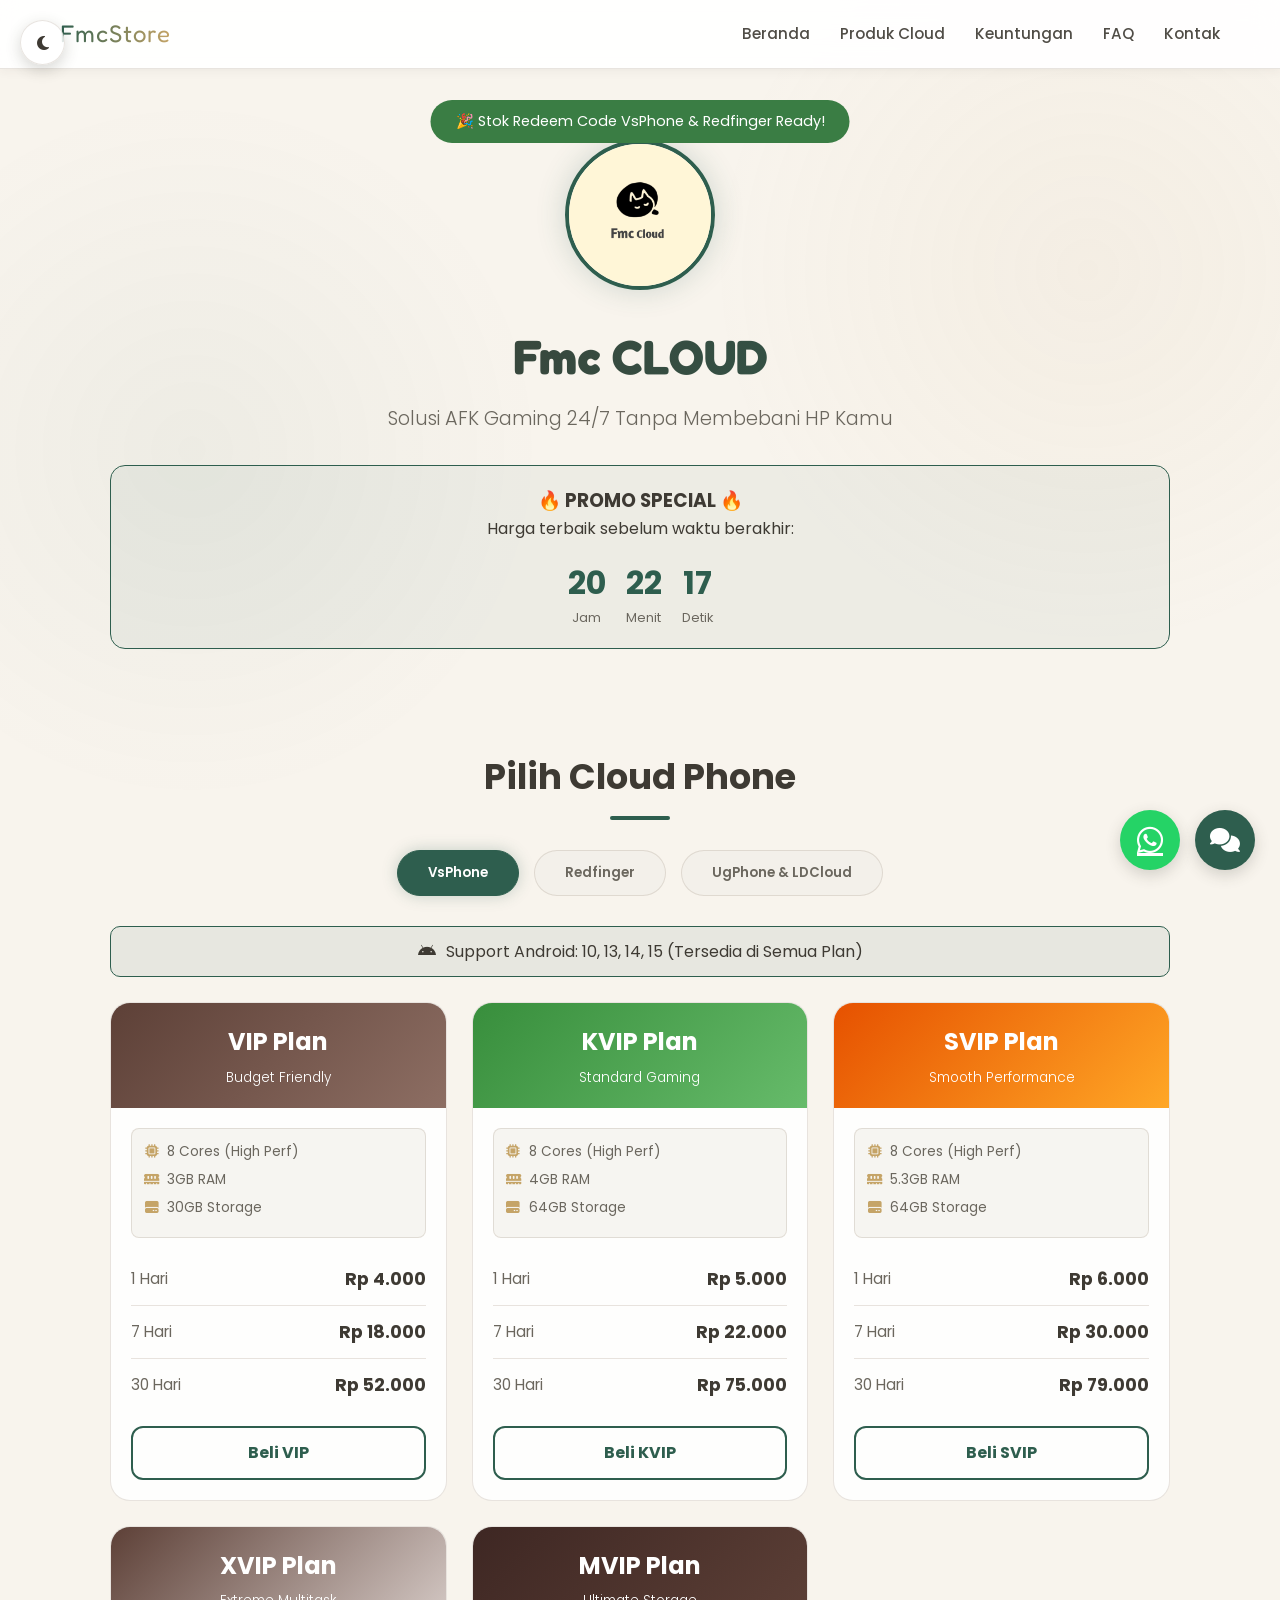
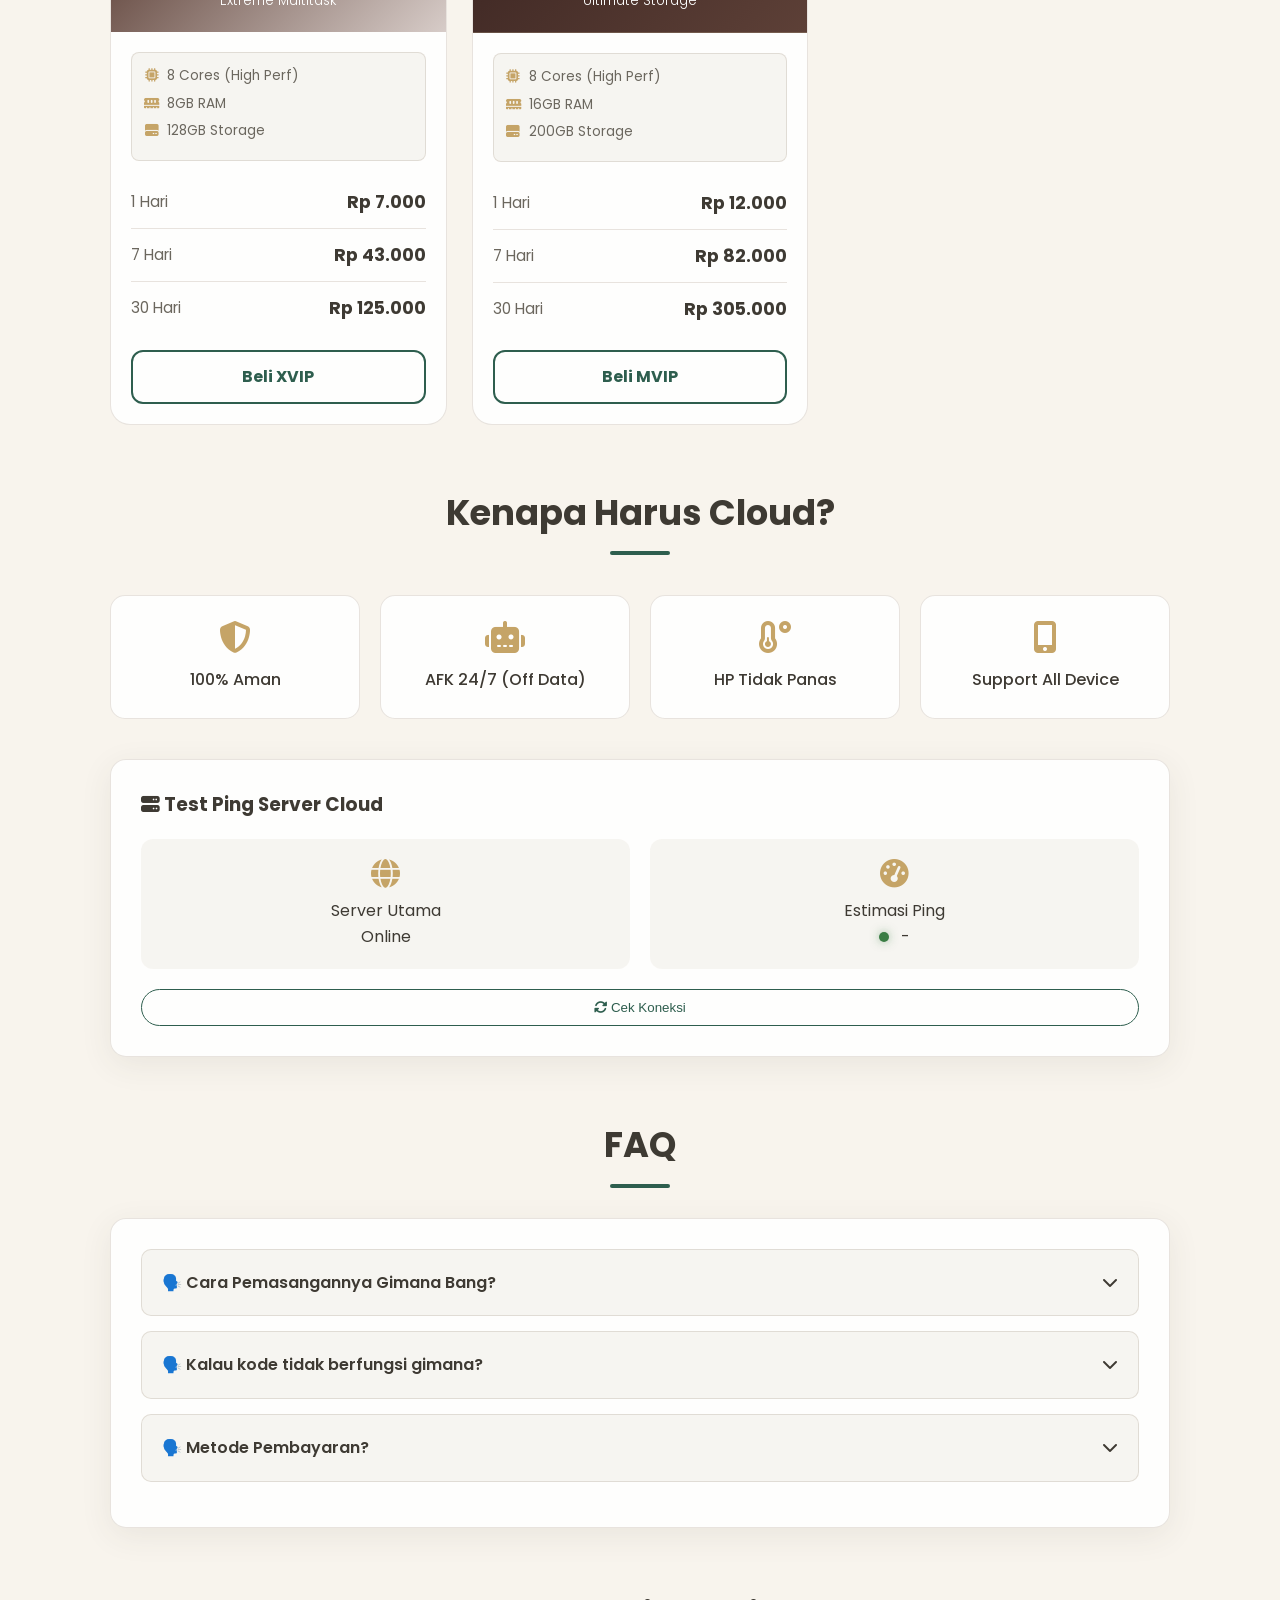
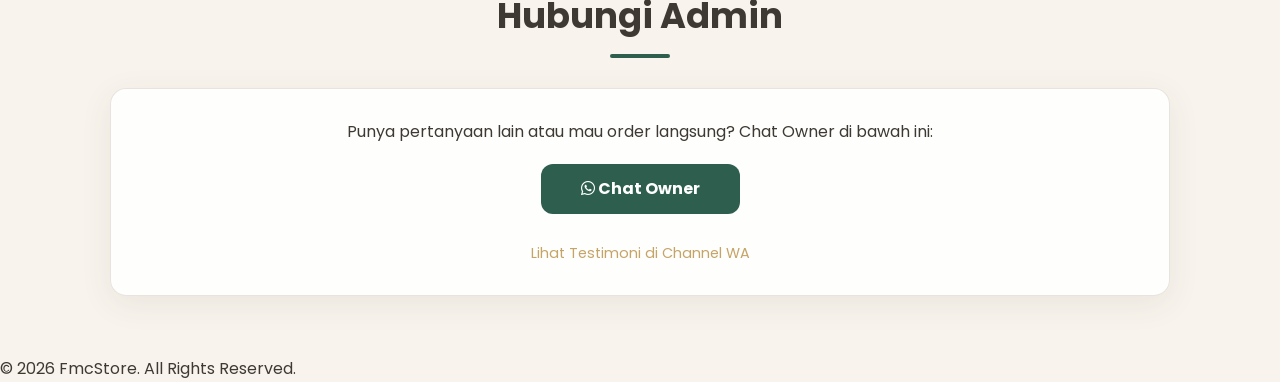
<file: index.html>
<!DOCTYPE html>
<html lang="id">
<head>
  <meta charset="UTF-8">
  <meta name="viewport" content="width=device-width, initial-scale=1.0">
  <title>FmcStore | Cloud Phone High Spec & AFK Solution</title>
  <meta name="description" content="Sewa Cloud Phone (VsPhone, Redfinger, UgPhone, LDCloud) untuk AFK Game 24/7. Spesifikasi Tinggi, Anti Panas, Aman.">
  <meta name="keywords" content="cloud phone, vsphone, redfinger, ugphone, ldcloud, afk ragnarok, sewa cloud, emulator android">
  <meta name="author" content="FmcStore">
  
  <!-- Font & Icons -->
  <link rel="stylesheet" href="https://cdnjs.cloudflare.com/ajax/libs/font-awesome/6.4.0/css/all.min.css">
  <link href="https://fonts.googleapis.com/css2?family=Poppins:wght@300;400;500;600;700&family=Fredoka+One&display=swap" rel="stylesheet">
  
  <!-- Link ke CSS -->
  <link rel="stylesheet" href="style.css">
</head>
<body>
  <div class="background-overlay"></div>
  
  <!-- Loading Screen -->
  <div class="loading">
    <div class="loader"></div>
  </div>

  <!-- Navigation Bar -->
  <nav class="navbar">
    <div class="nav-container">
      <div class="nav-logo">FmcStore</div>
      <ul class="nav-menu">
        <li><a href="#home" class="nav-link">Beranda</a></li>
        <li><a href="#products" class="nav-link">Produk Cloud</a></li>
        <li><a href="#benefits" class="nav-link">Keuntungan</a></li>
        <li><a href="#faq" class="nav-link">FAQ</a></li>
        <li><a href="#contact" class="nav-link">Kontak</a></li>
      </ul>
      <button class="mobile-menu-btn" id="mobileMenuBtn">
        <i class="fas fa-bars"></i>
      </button>
    </div>
  </nav>

  <!-- Theme Toggle -->
  <div class="theme-toggle" id="themeToggle">
    <i class="fas fa-moon"></i>
  </div>

  <!-- Notification Banner -->
  <div class="notification" id="notification">
    🎉 Stok Redeem Code VsPhone & Redfinger Ready!
  </div>

  <div class="container">
    <!-- Hero Section -->
    <header class="header fade-in" id="home">
      <div class="logo-container">
        <img src="asset/icon.jpg" alt="FmcStore Logo" loading="lazy">
      </div>
      <h1>Fmc CLOUD</h1>
      <p class="tagline">Solusi AFK Gaming 24/7 Tanpa Membebani HP Kamu</p>
      
      <!-- Promo Countdown -->
      <div class="promo-section fade-in">
        <h3>🔥 PROMO SPECIAL 🔥</h3>
        <p>Harga terbaik sebelum waktu berakhir:</p>
        <div class="countdown" id="countdown">
          <div class="countdown-item">
            <div class="countdown-number" id="hours">00</div>
            <div class="countdown-label">Jam</div>
          </div>
          <div class="countdown-item">
            <div class="countdown-number" id="minutes">00</div>
            <div class="countdown-label">Menit</div>
          </div>
          <div class="countdown-item">
            <div class="countdown-number" id="seconds">00</div>
            <div class="countdown-label">Detik</div>
          </div>
        </div>
      </div>
    </header>

    <!-- PRICING SECTION (TABS SYSTEM) -->
    <h2 class="fade-in" id="products">Pilih Cloud Phone</h2>

    <!-- Tab Buttons -->
    <div class="tabs-container fade-in">
      <button class="tab-btn active" onclick="openTab(event, 'vsphone')">VsPhone</button>
      <button class="tab-btn" onclick="openTab(event, 'redfinger')">Redfinger</button>
      <button class="tab-btn" onclick="openTab(event, 'other')">UgPhone & LDCloud</button>
    </div>

    <!-- 1. Tab Content: VsPhone -->
    <div id="vsphone" class="tab-content active fade-in">
      
      <!-- Global Note for VsPhone -->
      <div class="info-banner">
        <i class="fab fa-android"></i> 
        <span>Support Android: 10, 13, 14, 15 (Tersedia di Semua Plan)</span>
      </div>

      <div class="plans-grid">
        
        <!-- VsPhone VIP -->
        <div class="plan-card">
          <div class="plan-header color-1">
            <h3>VIP Plan</h3>
            <p>Budget Friendly</p>
          </div>
          <div class="plan-body">
            <!-- SPESIFIKASI -->
            <div class="specs-box">
              <div class="spec-item"><i class="fas fa-microchip"></i> 8 Cores (High Perf)</div>
              <div class="spec-item"><i class="fas fa-memory"></i> 3GB RAM</div>
              <div class="spec-item"><i class="fas fa-hdd"></i> 30GB Storage</div>
            </div>

            <div class="price-row">
              <span class="duration">1 Hari</span>
              <span class="price">Rp 4.000</span>
            </div>
            <div class="price-row">
              <span class="duration">7 Hari</span>
              <span class="price">Rp 18.000</span>
            </div>
            <div class="price-row">
              <span class="duration">30 Hari</span>
              <span class="price">Rp 52.000</span>
            </div>
            <a href="https://wa.me/6288708644467?text=Halo%20Admin,%20Saya%20mau%20beli%20VsPhone%20VIP" class="btn-buy">Beli VIP</a>
          </div>
        </div>

        <!-- VsPhone KVIP -->
        <div class="plan-card">
          <div class="plan-header color-2">
            <h3>KVIP Plan</h3>
            <p>Standard Gaming</p>
          </div>
          <div class="plan-body">
            <div class="specs-box">
              <div class="spec-item"><i class="fas fa-microchip"></i> 8 Cores (High Perf)</div>
              <div class="spec-item"><i class="fas fa-memory"></i> 4GB RAM</div>
              <div class="spec-item"><i class="fas fa-hdd"></i> 64GB Storage</div>
            </div>

            <div class="price-row">
              <span class="duration">1 Hari</span>
              <span class="price">Rp 5.000</span>
            </div>
            <div class="price-row">
              <span class="duration">7 Hari</span>
              <span class="price">Rp 22.000</span>
            </div>
            <div class="price-row">
              <span class="duration">30 Hari</span>
              <span class="price">Rp 75.000</span>
            </div>
            <a href="https://wa.me/6288708644467?text=Halo%20Admin,%20Saya%20mau%20beli%20VsPhone%20KVIP" class="btn-buy">Beli KVIP</a>
          </div>
        </div>

        <!-- VsPhone SVIP -->
        <div class="plan-card">
          <div class="plan-header color-3">
            <h3>SVIP Plan</h3>
            <p>Smooth Performance</p>
          </div>
          <div class="plan-body">
            <div class="specs-box">
              <div class="spec-item"><i class="fas fa-microchip"></i> 8 Cores (High Perf)</div>
              <div class="spec-item"><i class="fas fa-memory"></i> 5.3GB RAM</div>
              <div class="spec-item"><i class="fas fa-hdd"></i> 64GB Storage</div>
            </div>

            <div class="price-row">
              <span class="duration">1 Hari</span>
              <span class="price">Rp 6.000</span>
            </div>
            <div class="price-row">
              <span class="duration">7 Hari</span>
              <span class="price">Rp 30.000</span>
            </div>
            <div class="price-row">
              <span class="duration">30 Hari</span>
              <span class="price">Rp 79.000</span>
            </div>
            <a href="https://wa.me/6288708644467?text=Halo%20Admin,%20Saya%20mau%20beli%20VsPhone%20SVIP" class="btn-buy">Beli SVIP</a>
          </div>
        </div>

        <!-- VsPhone XVIP -->
        <div class="plan-card">
          <div class="plan-header color-4">
            <h3>XVIP Plan</h3>
            <p>Extreme Multitask</p>
          </div>
          <div class="plan-body">
            <div class="specs-box">
              <div class="spec-item"><i class="fas fa-microchip"></i> 8 Cores (High Perf)</div>
              <div class="spec-item"><i class="fas fa-memory"></i> 8GB RAM</div>
              <div class="spec-item"><i class="fas fa-hdd"></i> 128GB Storage</div>
            </div>

            <div class="price-row">
              <span class="duration">1 Hari</span>
              <span class="price">Rp 7.000</span>
            </div>
            <div class="price-row">
              <span class="duration">7 Hari</span>
              <span class="price">Rp 43.000</span>
            </div>
            <div class="price-row">
              <span class="duration">30 Hari</span>
              <span class="price">Rp 125.000</span>
            </div>
            <a href="https://wa.me/6288708644467?text=Halo%20Admin,%20Saya%20mau%20beli%20VsPhone%20XVIP" class="btn-buy">Beli XVIP</a>
          </div>
        </div>

        <!-- VsPhone MVIP -->
        <div class="plan-card">
          <div class="plan-header color-mvip">
            <h3>MVIP Plan</h3>
            <p>Ultimate Storage</p>
          </div>
          <div class="plan-body">
            <div class="specs-box">
              <div class="spec-item"><i class="fas fa-microchip"></i> 8 Cores (High Perf)</div>
              <div class="spec-item"><i class="fas fa-memory"></i> 16GB RAM</div>
              <div class="spec-item"><i class="fas fa-hdd"></i> 200GB Storage</div>
            </div>

            <div class="price-row">
              <span class="duration">1 Hari</span>
              <span class="price">Rp 12.000</span>
            </div>
            <div class="price-row">
              <span class="duration">7 Hari</span>
              <span class="price">Rp 82.000</span>
            </div>
            <div class="price-row">
              <span class="duration">30 Hari</span>
              <span class="price">Rp 305.000</span>
            </div>
            <a href="https://wa.me/6288708644467?text=Halo%20Admin,%20Saya%20mau%20beli%20VsPhone%20MVIP" class="btn-buy">Beli MVIP</a>
          </div>
        </div>

      </div>
    </div>

    <!-- 2. Tab Content: Redfinger -->
    <div id="redfinger" class="tab-content fade-in">
      <div class="banner-sultan">
        <i class="fas fa-crown"></i> REDFINGER OFFICIAL - QUALCOMM CPU
      </div>
      <div class="plans-grid">
        
        <!-- Redfinger VIP -->
        <div class="plan-card">
          <div class="plan-header color-red">
            <h3>VIP Plan</h3>
            <div class="android-badge">Android: 8.1, 10, 12</div>
          </div>
          <div class="plan-body">
            <div class="specs-box">
               <div class="spec-item"><i class="fas fa-microchip"></i> Qualcomm 8 Cores</div>
               <div class="spec-item"><i class="fas fa-memory"></i> 4GB RAM</div>
               <div class="spec-item"><i class="fas fa-hdd"></i> 64GB Storage</div>
            </div>
            <div class="price-row">
              <span class="duration">7 Hari</span>
              <span class="price">Rp 21.000</span>
            </div>
            <div class="price-row">
              <span class="duration">30 Hari</span>
              <span class="price">Rp 63.000</span>
            </div>
            <a href="https://wa.me/6288708644467?text=Halo%20Admin,%20Saya%20mau%20beli%20Redfinger%20VIP" class="btn-buy">Order VIP</a>
          </div>
        </div>

        <!-- Redfinger KVIP -->
        <div class="plan-card">
          <div class="plan-header color-red">
            <h3>KVIP Plan</h3>
            <div class="android-badge">Android: 10, 12</div>
          </div>
          <div class="plan-body">
            <div class="specs-box">
               <div class="spec-item"><i class="fas fa-microchip"></i> Qualcomm 8 Cores</div>
               <div class="spec-item"><i class="fas fa-memory"></i> 6GB RAM</div>
               <div class="spec-item"><i class="fas fa-hdd"></i> 80GB Storage</div>
            </div>
            <div class="price-row">
              <span class="duration">7 Hari</span>
              <span class="price">Rp 37.000</span>
            </div>
            <div class="price-row">
              <span class="duration">30 Hari</span>
              <span class="price">Rp 102.000</span>
            </div>
            <a href="https://wa.me/6288708644467?text=Halo%20Admin,%20Saya%20mau%20beli%20Redfinger%20KVIP" class="btn-buy">Order KVIP</a>
          </div>
        </div>

        <!-- Redfinger SVIP -->
        <div class="plan-card">
          <div class="plan-header color-gold">
            <h3>SVIP Plan</h3>
            <div class="android-badge">Android: 10, 12</div>
          </div>
          <div class="plan-body">
            <div class="specs-box">
               <div class="spec-item"><i class="fas fa-microchip"></i> Qualcomm 8 Cores</div>
               <div class="spec-item"><i class="fas fa-memory"></i> 8GB RAM</div>
               <div class="spec-item"><i class="fas fa-hdd"></i> 128GB Storage</div>
            </div>
            <div class="price-row">
              <span class="duration">7 Hari</span>
              <span class="price">Rp 45.000</span>
            </div>
            <div class="price-row">
              <span class="duration">30 Hari</span>
              <span class="price">Rp 134.000</span>
            </div>
            <a href="https://wa.me/6288708644467?text=Halo%20Admin,%20Saya%20mau%20beli%20Redfinger%20SVIP" class="btn-buy">Order SVIP</a>
          </div>
        </div>

        <!-- Redfinger XVIP -->
        <div class="plan-card">
          <div class="plan-header color-gold">
            <h3>XVIP Plan</h3>
            <div class="android-badge">Android: 10, 12</div>
          </div>
          <div class="plan-body">
            <div class="specs-box">
               <div class="spec-item"><i class="fas fa-microchip"></i> Qualcomm 8 Cores</div>
               <div class="spec-item"><i class="fas fa-memory"></i> 16GB RAM</div>
               <div class="spec-item"><i class="fas fa-hdd"></i> 256GB Storage</div>
            </div>
            <div class="price-row">
              <span class="duration">7 Hari</span>
              <span class="price">Rp 106.000</span>
            </div>
            <div class="price-row">
              <span class="duration">30 Hari</span>
              <span class="price">Rp 316.000</span>
            </div>
            <a href="https://wa.me/6288708644467?text=Halo%20Admin,%20Saya%20mau%20beli%20Redfinger%20XVIP" class="btn-buy">Order XVIP</a>
          </div>
        </div>

      </div>
    </div>

    <!-- 3. Tab Content: UgPhone & LDCloud -->
    <div id="other" class="tab-content fade-in">
      <div class="plans-grid">
        <!-- UgPhone -->
        <div class="plan-card">
          <div class="plan-header color-purple">
            <h3>UgPhone</h3>
            <p>Singapore Server</p>
          </div>
          <div class="plan-body">
            <div class="specs-box">
              <div class="spec-item"><i class="fas fa-server"></i> Low Latency (SG)</div>
              <div class="spec-item"><i class="fab fa-android"></i> Android 10</div>
            </div>
            <div class="price-row">
              <span class="duration">GVIP (90 Hari)</span>
              <span class="price">Rp 394.000</span>
            </div>
            <div class="price-row">
              <span class="duration">UVIP (180 Hari)</span>
              <span class="price">Rp 599.000</span>
            </div>
            <a href="https://wa.me/6288708644467?text=Halo%20Admin,%20Saya%20mau%20beli%20UgPhone" class="btn-buy">Beli UgPhone</a>
          </div>
        </div>

        <!-- LDCloud -->
        <div class="plan-card">
          <div class="plan-header color-blue">
            <h3>LDCloud</h3>
            <p>Premium Cloud</p>
          </div>
          <div class="plan-body">
            <div class="specs-box">
              <div class="spec-item"><i class="fas fa-cloud"></i> High Quality</div>
              <div class="spec-item"><i class="fas fa-gamepad"></i> Gaming Focus</div>
            </div>
            <div class="price-row">
              <span class="duration">QVIP (7 Hari)</span>
              <span class="price">Rp 165.000</span>
            </div>
            <div class="price-row">
              <span class="duration">KVIP (30 Hari)</span>
              <span class="price">Rp 215.000</span>
            </div>
             <div class="price-row">
              <span class="duration">Wallet $10</span>
              <span class="price">Ready</span>
            </div>
            <a href="https://wa.me/6288708644467?text=Halo%20Admin,%20Saya%20mau%20beli%20LDCloud" class="btn-buy">Beli LDCloud</a>
          </div>
        </div>
      </div>
    </div>

    <!-- Benefits Section -->
    <h2 class="fade-in" id="benefits">Kenapa Harus Cloud?</h2>
    <div class="stats fade-in">
      <div class="stat-card">
        <div class="stat-icon"><i class="fas fa-shield-alt" style="font-size: 2rem; color: var(--accent);"></i></div>
        <div class="stat-label">100% Aman</div>
      </div>
      <div class="stat-card">
        <div class="stat-icon"><i class="fas fa-robot" style="font-size: 2rem; color: var(--accent);"></i></div>
        <div class="stat-label">AFK 24/7 (Off Data)</div>
      </div>
      <div class="stat-card">
        <div class="stat-icon"><i class="fas fa-temperature-low" style="font-size: 2rem; color: var(--accent);"></i></div>
        <div class="stat-label">HP Tidak Panas</div>
      </div>
      <div class="stat-card">
        <div class="stat-icon"><i class="fas fa-mobile-alt" style="font-size: 2rem; color: var(--accent);"></i></div>
        <div class="stat-label">Support All Device</div>
      </div>
    </div>

    <!-- Connection Checker -->
    <div class="connection-section fade-in">
      <h3><i class="fas fa-server"></i> Test Ping Server Cloud</h3>
      <div class="connection-container">
        <div class="connection-card">
          <div class="connection-icon"><i class="fas fa-globe"></i></div>
          <div class="connection-status">Server Utama</div>
          <div class="connection-value status-online" id="website-status">Online</div>
        </div>
        <div class="connection-card">
          <div class="connection-icon"><i class="fas fa-tachometer-alt"></i></div>
          <div class="connection-status">Estimasi Ping</div>
          <div class="connection-value" id="ping-value">
            <span class="ping-indicator ping-excellent" id="ping-indicator"></span>
            <span id="ping-ms">-</span>
          </div>
        </div>
      </div>
      <button class="check-connection-btn" id="checkConnectionBtn">
        <i class="fas fa-sync-alt"></i> Cek Koneksi
      </button>
    </div>

    <!-- FAQ Section -->
    <h2 class="fade-in" id="faq">FAQ</h2>
    <div class="faq-section">
      <div class="faq-container">
        <div class="faq-item fade-in">
          <div class="faq-question">
            🗣️ Cara Pemasangannya Gimana Bang?
            <span class="faq-toggle"><i class="fas fa-chevron-down"></i></span>
          </div>
          <div class="faq-answer">
            👤: Bakal di kasih tau cara pemasangannya sampai benar-benar paham dan bisa digunakan.
          </div>
        </div>
        <div class="faq-item fade-in">
          <div class="faq-question">
            🗣️ Kalau kode tidak berfungsi gimana?
            <span class="faq-toggle"><i class="fas fa-chevron-down"></i></span>
          </div>
          <div class="faq-answer">
            👤: Kami akan memberikan kode baru yang berfungsi tanpa biaya tambahan (Garansi).
          </div>
        </div>
        <div class="faq-item fade-in">
          <div class="faq-question">
             🗣️ Metode Pembayaran?
            <span class="faq-toggle"><i class="fas fa-chevron-down"></i></span>
          </div>
          <div class="faq-answer">
            👤: Pembayaran support Dana, Gopay, dan QRIS.
          </div>
        </div>
      </div>
    </div>

    <!-- Contact & Footer Info -->
    <h2 class="fade-in" id="contact">Hubungi Admin</h2>
    <div class="contact fade-in" style="text-align: center;">
        <p style="margin-bottom: 20px;">Punya pertanyaan lain atau mau order langsung? Chat Owner di bawah ini:</p>
        <a href="https://wa.me/6288708644467" class="btn-click" style="width: auto; padding: 12px 40px;"><i class="fab fa-whatsapp"></i> Chat Owner</a>
        <br><br>
        <a href="https://whatsapp.com/channel/0029Vask91SGzzKPttzTR30E" style="color: var(--accent); text-decoration: none; font-size: 0.9rem;">Lihat Testimoni di Channel WA</a>
    </div>

  </div>

  <!-- Widgets -->
  <div class="live-chat-widget" id="liveChatWidget">
    <div class="chat-header">
      <h4>Fmc Cloud Support</h4>
      <button class="chat-close" id="chatClose"><i class="fas fa-times"></i></button>
    </div>
    <div class="chat-body" id="chatBody">
      <div class="chat-message">
        <div class="chat-avatar">CS</div>
        <div class="chat-text">Halo! Ada yang bisa dibantu tentang Cloud Phone?</div>
      </div>
    </div>
    <div class="chat-input">
      <input type="text" id="chatInput" placeholder="Ketik pesan...">
      <button id="chatSend"><i class="fas fa-paper-plane"></i></button>
    </div>
  </div>

  <div class="chat-toggle" id="chatToggle">
    <i class="fas fa-comments"></i>
  </div>

  <a href="https://wa.me/6288708644467" class="whatsapp-float" target="_blank">
    <i class="fab fa-whatsapp"></i>
  </a>

  <div class="back-to-top" id="backToTop">
    <i class="fas fa-arrow-up"></i>
  </div>

  <footer class="footer">
    <p>&copy; <span id="displayYear"></span> FmcStore. All Rights Reserved.</p>
  </footer>

  <script src="script.js"></script>
</body>
              </html>
</file>
<file: style.css>
:root {
  /* 🎨 Cream Theme — Preserved Structure */
  --primary: #2E5E4E;         /* Forest Green — aksen utama */
  --secondary: #3A6B5F;       /* Slightly lighter green */
  --accent: #C5A467;          /* Warm Gold — untuk highlight & badge */
  
  --text-main: #3E3A33;       /* Charcoal Brown — teks utama (bukan putih/hitam) */
  --text-muted: #6B675E;      /* Warm Grey — subtitle, specs */
  
  --dark: #F8F4ED;            /* Soft Cream — background utama */
  --darker: #F1EEE9;          /* Slightly darker cream — untuk depth */
  
  /* Glassmorphism tetap ada, tapi hangat & transparan */
  --card-bg: rgba(255, 255, 255, 0.85); /* putih transparan + krem */
  --card-border: rgba(139, 122, 102, 0.2); /* warm beige border */

  --success: #3A7D44;         /* Deep green (online) */
  --danger: #C24A4A;          /* Soft terracotta red (offline) */
  
  --shadow: 0 8px 32px rgba(62, 58, 51, 0.08);
  --transition: all 0.3s ease;
}

/* LIGHT MODE — opsional, tapi konsisten */
body.light-mode {
  --primary: #2E5E4E;
  --secondary: #3A6B5F;
  --dark: #F8F4ED;
  --darker: #F1EEE9;
  --text-main: #3E3A33;
  --text-muted: #6B675E;
  --card-bg: rgba(255, 255, 255, 0.92);
  --card-border: rgba(139, 122, 102, 0.25);
}

* {
  margin: 0;
  padding: 0;
  box-sizing: border-box;
}

html {
  scroll-behavior: smooth;
}

body {
  font-family: 'Poppins', sans-serif;
  color: var(--text-main);
  background: var(--dark);
  line-height: 1.6;
  min-height: 100vh;
  overflow-x: hidden;
}

/* --- BACKGROUND OVERLAY (warm subtle glow) --- */
.background-overlay {
  position: fixed;
  top: 0;
  left: 0;
  width: 100%;
  height: 100%;
  background: 
    radial-gradient(circle at 15% 50%, rgba(46, 94, 78, 0.05), transparent 30%),
    radial-gradient(circle at 85% 30%, rgba(197, 164, 103, 0.07), transparent 30%);
  z-index: -1;
  pointer-events: none;
}

/* --- NAVBAR (glass + warm border) --- */
.navbar {
  position: fixed;
  top: 0;
  width: 100%;
  background: rgba(255, 255, 255, 0.92);
  backdrop-filter: blur(12px);
  z-index: 1000;
  padding: 15px 0;
  transition: var(--transition);
  border-bottom: 1px solid var(--card-border);
  box-shadow: 0 2px 10px rgba(62, 58, 51, 0.06);
}

.navbar.scrolled {
  padding: 10px 0;
  box-shadow: 0 4px 15px rgba(62, 58, 51, 0.1);
}

.nav-container {
  max-width: 1200px;
  margin: 0 auto;
  padding: 0 20px;
  display: flex;
  justify-content: space-between;
  align-items: center;
}

.nav-logo {
  font-family: 'Fredoka One', cursive;
  font-size: 1.5rem;
  background: linear-gradient(to right, var(--primary), var(--accent));
  -webkit-background-clip: text;
  -webkit-text-fill-color: transparent;
  letter-spacing: 1px;
}

.nav-menu {
  display: flex;
  list-style: none;
  gap: 30px;
}

.nav-link {
  color: var(--text-main);
  text-decoration: none;
  font-weight: 500;
  font-size: 0.95rem;
  transition: var(--transition);
  opacity: 0.9;
}
.nav-link:hover {
  color: var(--primary);
  opacity: 1;
}

.mobile-menu-btn {
  display: none;
  background: none;
  border: none;
  color: var(--text-main);
  font-size: 1.5rem;
  cursor: pointer;
}

/* --- HERO --- */
.container {
  max-width: 1100px;
  margin: 0 auto;
  padding: 20px;
}

.header {
  text-align: center;
  padding: 120px 0 40px;
}

.header img {
  width: 150px;
  height: 150px;
  border-radius: 50%;
  object-fit: cover;
  border: 4px solid var(--primary);
  box-shadow: 0 0 30px rgba(46, 94, 78, 0.2);
  margin-bottom: 20px;
  transition: var(--transition);
}
.header img:hover {
  transform: scale(1.05);
  border-color: var(--accent);
}

h1 {
  font-family: 'Fredoka One', cursive;
  font-size: 3rem;
  margin-bottom: 10px;
  background: linear-gradient(to right, var(--text-main), var(--primary));
  -webkit-background-clip: text;
  -webkit-text-fill-color: transparent;
}

.tagline {
  font-size: 1.2rem;
  color: var(--text-muted);
  font-weight: 300;
  max-width: 600px;
  margin: 0 auto;
}

h2 {
  text-align: center;
  margin: 60px 0 30px;
  font-size: 2.2rem;
  color: var(--text-main);
  position: relative;
  font-weight: 700;
}
h2::after {
  content: '';
  display: block;
  width: 60px;
  height: 4px;
  background: var(--primary);
  margin: 10px auto 0;
  border-radius: 2px;
}

/* --- TABS --- */
.tabs-container {
  display: flex;
  justify-content: center;
  gap: 15px;
  margin-bottom: 30px;
  flex-wrap: wrap;
}

.tab-btn {
  background: rgba(241, 238, 233, 0.7);
  border: 1px solid var(--card-border);
  color: var(--text-muted);
  padding: 12px 30px;
  border-radius: 30px;
  cursor: pointer;
  font-weight: 600;
  transition: all 0.3s ease;
  font-family: 'Poppins', sans-serif;
}
.tab-btn:hover {
  background: rgba(46, 94, 78, 0.1);
  color: var(--primary);
}
.tab-btn.active {
  background: var(--primary);
  color: white;
  border-color: var(--primary);
  box-shadow: 0 0 15px rgba(46, 94, 78, 0.25);
}

.tab-content {
  display: none;
}
.tab-content.active {
  display: block;
}

/* --- PLANS GRID --- */
.plans-grid {
  display: grid;
  grid-template-columns: repeat(auto-fit, minmax(280px, 1fr));
  gap: 25px;
}

.plan-card {
  background: var(--card-bg);
  border-radius: 20px;
  overflow: hidden;
  border: 1px solid var(--card-border);
  transition: transform 0.3s, box-shadow 0.3s;
  display: flex;
  flex-direction: column;
}
.plan-card:hover {
  transform: translateY(-5px);
  border-color: var(--primary);
  box-shadow: 0 10px 30px rgba(62, 58, 51, 0.12);
}

/* --- PLAN HEADERS (Gradient tetap, tapi warna earthy) --- */
.plan-header {
  padding: 20px;
  text-align: center;
  color: white;
}
.plan-header h3 {
  font-size: 1.5rem;
  margin: 0;
  font-weight: 700;
}
.plan-header p, .android-badge {
  font-size: 0.85rem;
  margin-top: 5px;
  font-weight: 300;
}

/* Gradient yang sudah disesuaikan (tidak ada biru/cyan) */
.color-1 { background: linear-gradient(135deg, #5D4037, #8D6E63); } /* Brown */
.color-2 { background: linear-gradient(135deg, #388E3C, #66BB6A); } /* Green */
.color-3 { background: linear-gradient(135deg, #E65100, #FFA726); } /* Amber */
.color-4 { background: linear-gradient(135deg, #5D4037, #D7CCC8); } /* Taupe */
.color-mvip { background: linear-gradient(135deg, #3E2723, #5D4037); border-bottom: 1px solid rgba(200,180,150,0.3); }
/* --- Redfinger Plans — Elegant Green-Gold Theme --- */
.color-red {
  background: linear-gradient(135deg, #2E5E4E, #3A6B5F); /* Forest → Sage */
  color: white;
}
.color-gold {
  background: linear-gradient(135deg, #3A6B5F, #C5A467); /* Sage → Warm Gold */
  color: white;
}
.color-purple { background: linear-gradient(135deg, #512DA8, #7E57C2); }
.color-blue { background: linear-gradient(135deg, #0277BD, #29B6F6); }

/* Card Body */
.plan-body {
  padding: 20px;
  flex-grow: 1;
  display: flex;
  flex-direction: column;
}

.specs-box {
  background: rgba(241, 238, 233, 0.6);
  border-radius: 8px;
  padding: 12px;
  margin-bottom: 15px;
  border: 1px solid var(--card-border);
}
.spec-item {
  font-size: 0.85rem;
  color: var(--text-muted);
  margin-bottom: 6px;
  display: flex;
  align-items: center;
  gap: 8px;
}
.spec-item i {
  color: var(--accent);
  width: 15px;
  text-align: center;
}

.price-row {
  display: flex;
  justify-content: space-between;
  align-items: center;
  padding: 12px 0;
  border-bottom: 1px solid var(--card-border);
}
.price-row:last-of-type {
  border-bottom: none;
  margin-bottom: 15px;
}
.duration { color: var(--text-muted); font-size: 0.95rem; }
.price {
  color: var(--text-main);
  font-weight: 700;
  font-size: 1.1rem;
}

/* Buy Button */
.btn-buy, .btn-click {
  margin-top: auto;
  display: block;
  width: 100%;
  padding: 12px;
  background: transparent;
  border: 2px solid var(--primary);
  color: var(--primary);
  text-align: center;
  border-radius: 12px;
  text-decoration: none;
  font-weight: 700;
  transition: 0.3s;
}
.btn-buy:hover, .btn-click:hover {
  background: var(--primary);
  color: white;
}
.btn-click {
  background: var(--primary);
  color: white;
  width: auto;
  display: inline-block;
  border: none;
}

/* --- BANNERS --- */
.info-banner {
  background: rgba(46, 94, 78, 0.08);
  border: 1px solid var(--primary);
  color: var(--text-main);
  padding: 12px;
  border-radius: 10px;
  text-align: center;
  margin-bottom: 25px;
  display: flex;
  align-items: center;
  justify-content: center;
  gap: 10px;
}

.banner-sultan {
  background: linear-gradient(to right, #D4AF37, #F9A825);
  color: #2E2E2E;
  text-align: center;
  padding: 10px;
  border-radius: 10px;
  font-weight: bold;
  margin-bottom: 20px;
  box-shadow: 0 0 15px rgba(212, 175, 55, 0.3);
}

.android-badge {
  background: rgba(62, 58, 51, 0.08);
  color: var(--text-main);
  font-size: 0.75rem;
  padding: 4px 10px;
  border-radius: 20px;
  margin-top: 8px;
  display: inline-block;
  border: 1px solid var(--card-border);
}

/* --- STATS --- */
.stats {
  display: grid;
  grid-template-columns: repeat(auto-fit, minmax(200px, 1fr));
  gap: 20px;
  margin: 40px 0;
}
.stat-card {
  background: var(--card-bg);
  border: 1px solid var(--card-border);
  padding: 25px;
  border-radius: 15px;
  text-align: center;
}
.stat-label {
  margin-top: 10px;
  font-weight: 500;
}

/* --- PROMO COUNTDOWN --- */
.promo-section {
  text-align: center;
  margin-top: 30px;
  border: 1px solid var(--primary);
  background: rgba(46, 94, 78, 0.05);
  padding: 20px;
  border-radius: 15px;
}
.countdown {
  display: flex;
  justify-content: center;
  gap: 20px;
  margin-top: 15px;
}
.countdown-item { text-align: center; }
.countdown-number {
  font-size: 2rem;
  font-weight: 700;
  color: var(--primary);
}
.countdown-label {
  font-size: 0.8rem;
  color: var(--text-muted);
}

/* --- FAQ & CONTACT --- */
.faq-section, .contact, .connection-section {
  background: var(--card-bg);
  border: 1px solid var(--card-border);
  border-radius: 16px;
  padding: 30px;
  margin-bottom: 40px;
  box-shadow: var(--shadow);
}
.faq-item {
  background: rgba(241, 238, 233, 0.6);
  border: 1px solid var(--card-border);
  margin-bottom: 15px;
  border-radius: 10px;
  overflow: hidden;
}
.faq-question {
  padding: 20px;
  cursor: pointer;
  display: flex;
  justify-content: space-between;
  font-weight: 600;
  transition: 0.3s;
}
.faq-question:hover {
  background: rgba(241, 238, 233, 0.9);
}
.faq-answer {
  padding: 0 20px;
  max-height: 0;
  overflow: hidden;
  transition: all 0.3s ease;
  color: var(--text-muted);
}
.faq-item.active .faq-answer {
  padding-bottom: 20px;
  padding-top: 10px;
  max-height: 200px;
}

/* --- WIDGETS --- */
.theme-toggle, .chat-toggle, .whatsapp-float, .back-to-top {
  position: fixed;
  z-index: 1000;
  cursor: pointer;
  border-radius: 50%;
  display: flex;
  align-items: center;
  justify-content: center;
  box-shadow: 0 5px 15px rgba(62, 58, 51, 0.2);
  transition: var(--transition);
}
.theme-toggle {
  top: 20px;
  left: 20px;
  width: 45px;
  height: 45px;
  background: var(--card-bg);
  color: var(--text-main);
  border: 1px solid var(--card-border);
}
.whatsapp-float {
  bottom: 30px;
  right: 100px;
  width: 60px;
  height: 60px;
  background: #25D366;
  color: white;
  font-size: 30px;
}
.chat-toggle {
  bottom: 30px;
  right: 25px;
  width: 60px;
  height: 60px;
  background: var(--primary);
  color: white;
  font-size: 24px;
}
.back-to-top {
  bottom: 100px;
  right: 25px;
  width: 45px;
  height: 45px;
  background: var(--darker);
  color: var(--text-main);
  opacity: 0;
  pointer-events: none;
}
.back-to-top.visible {
  opacity: 1;
  pointer-events: auto;
}

/* --- LIVE CHAT --- */
.live-chat-widget {
  position: fixed;
  bottom: 100px;
  right: 25px;
  width: 300px;
  background: var(--card-bg);
  border: 1px solid var(--card-border);
  border-radius: 15px;
  backdrop-filter: blur(15px);
  transform: translateY(20px);
  opacity: 0;
  visibility: hidden;
  transition: var(--transition);
  z-index: 999;
}
.live-chat-widget.active {
  transform: translateY(0);
  opacity: 1;
  visibility: visible;
}
.chat-header {
  background: var(--primary);
  padding: 15px;
  border-radius: 14px 14px 0 0;
  display: flex;
  justify-content: space-between;
  color: white;
}
.chat-body {
  height: 250px;
  overflow-y: auto;
  padding: 15px;
}
.chat-message {
  display: flex;
  margin-bottom: 10px;
  font-size: 0.9rem;
  gap: 8px;
}
.chat-message.user {
  flex-direction: row-reverse;
}
.chat-text {
  background: rgba(241, 238, 233, 0.8);
  padding: 8px 12px;
  border-radius: 10px;
  color: var(--text-main);
}
.chat-message.user .chat-text {
  background: var(--primary);
  color: white;
}
.chat-input {
  display: flex;
  padding: 10px;
  border-top: 1px solid var(--card-border);
}
.chat-input input {
  flex: 1;
  background: transparent;
  border: none;
  color: var(--text-main);
  padding: 5px;
}
.chat-input input:focus {
  outline: none;
}
.chat-close, .chat-input button {
  background: none;
  border: none;
  cursor: pointer;
  color: white;
}
.chat-input button {
  color: var(--primary);
}

/* --- CONNECTION CHECKER --- */
.connection-container {
  display: grid;
  grid-template-columns: repeat(auto-fit, minmax(200px, 1fr));
  gap: 20px;
  margin-top: 20px;
}
.connection-card {
  background: rgba(241, 238, 233, 0.6);
  padding: 20px;
  border-radius: 12px;
  text-align: center;
}
.connection-icon i {
  font-size: 1.8rem;
  color: var(--accent);
  margin-bottom: 10px;
}
.check-connection-btn {
  width: 100%;
  margin-top: 20px;
  background: transparent;
  border: 1px solid var(--primary);
  color: var(--primary);
  padding: 10px;
  border-radius: 30px;
  cursor: pointer;
}
.check-connection-btn:hover {
  background: var(--primary);
  color: white;
}
.ping-indicator {
  display: inline-block;
  width: 10px;
  height: 10px;
  border-radius: 50%;
  margin-right: 8px;
  background: #ccc;
}
.ping-excellent {
  background: var(--success);
  box-shadow: 0 0 10px rgba(58, 125, 68, 0.5);
}

/* --- LOADING & ANIMATIONS --- */
.loading {
  position: fixed;
  top: 0;
  left: 0;
  width: 100%;
  height: 100%;
  background: var(--dark);
  display: flex;
  justify-content: center;
  align-items: center;
  z-index: 9999;
  transition: opacity 0.5s;
}
.loading.hidden {
  opacity: 0;
  visibility: hidden;
}
.loader {
  width: 50px;
  height: 50px;
  border: 4px solid rgba(62, 58, 51, 0.1);
  border-top-color: var(--primary);
  border-radius: 50%;
  animation: spin 1s infinite linear;
}
.notification {
  position: fixed;
  top: 80px;
  left: 50%;
  transform: translateX(-50%);
  background: var(--success);
  color: white;
  padding: 10px 25px;
  border-radius: 50px;
  z-index: 900;
  opacity: 0;
  transition: var(--transition);
  font-size: 0.9rem;
}
.notification.show {
  opacity: 1;
  top: 100px;
}

@keyframes spin {
  to { transform: rotate(360deg); }
}
@keyframes fadeIn {
  from { opacity: 0; transform: translateY(10px); }
  to { opacity: 1; transform: translateY(0); }
}
.fade-in {
  opacity: 0;
  transform: translateY(30px);
  transition: 0.8s ease;
}
.fade-in.visible {
  opacity: 1;
  transform: translateY(0);
}

/* --- RESPONSIVE --- */
@media (max-width: 768px) {
  .nav-menu {
    position: fixed;
    top: 60px;
    left: -100%;
    width: 100%;
    height: calc(100vh - 60px);
    background: var(--dark);
    flex-direction: column;
    padding-top: 40px;
    align-items: center;
    gap: 20px;
    transition: 0.4s ease;
  }
  .nav-menu.active {
    left: 0;
  }
  .mobile-menu-btn {
    display: block;
  }
  h1 {
    font-size: 2.2rem;
  }
  .whatsapp-float {
    right: 20px;
    bottom: 20px;
    width: 50px;
    height: 50px;
    font-size: 24px;
  }
  .chat-toggle {
    right: 20px;
    bottom: 85px;
    width: 50px;
    height: 50px;
    font-size: 20px;
  }
  .back-to-top {
    bottom: 150px;
    right: 20px;
  }
  .live-chat-widget {
    width: 90%;
    right: 5%;
    bottom: 100px;
  }
  }
</file>
